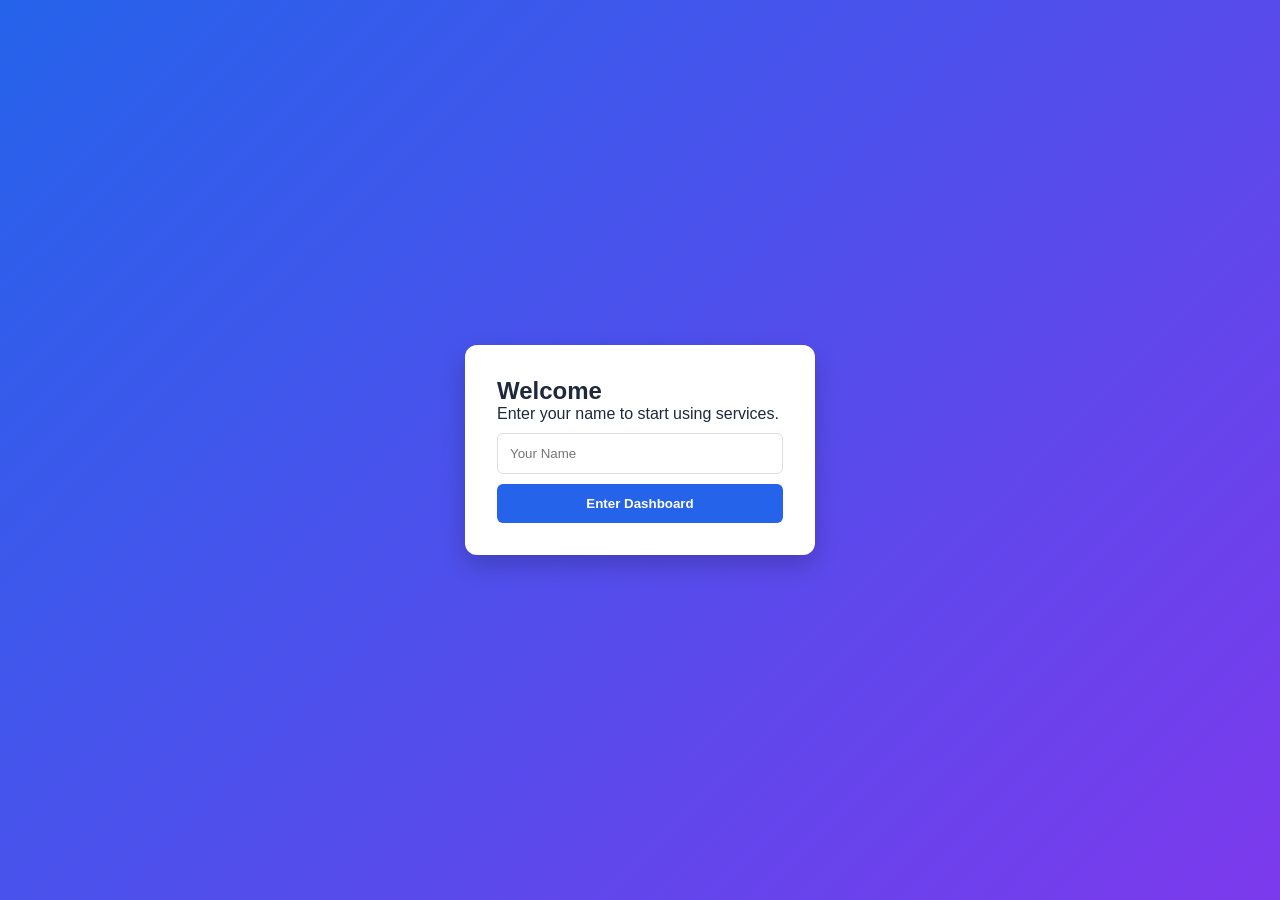
<file: index.html>
<!DOCTYPE html>
<html lang="en">
<head>
    <meta charset="UTF-8">
    <meta name="viewport" content="width=device-width, initial-scale=1.0">
    <title>ServiceHub | Instant Access</title>
    <style>
        :root {
            --primary: #2563eb;
            --success: #059669;
            --bg: #f8fafc;
            --card: #ffffff;
        }

        * { box-sizing: border-box; margin: 0; padding: 0; font-family: 'Inter', sans-serif; }
        body { background: var(--bg); color: #1e293b; }

        /* Auth Screen */
        #auth-screen {
            display: flex; justify-content: center; align-items: center;
            height: 100vh; background: linear-gradient(135deg, #2563eb, #7c3aed);
        }

        .auth-card {
            background: white; padding: 2rem; border-radius: 12px;
            box-shadow: 0 10px 25px rgba(0,0,0,0.2); width: 350px;
        }

        input {
            width: 100%; padding: 12px; margin: 10px 0;
            border: 1px solid #ddd; border-radius: 6px;
        }

        button {
            width: 100%; padding: 12px; border: none; border-radius: 6px;
            background: var(--primary); color: white; cursor: pointer; font-weight: bold;
        }

        /* Dashboard */
        #dashboard { display: none; padding: 20px; max-width: 1200px; margin: auto; }
        
        nav { display: flex; justify-content: space-between; align-items: center; margin-bottom: 30px; }

        .stats-grid {
            display: grid; grid-template-columns: repeat(auto-fit, minmax(200px, 1fr));
            gap: 20px; margin-bottom: 30px;
        }

        .stat-card {
            background: white; padding: 20px; border-radius: 10px;
            border-left: 5px solid var(--primary); box-shadow: 0 2px 4px rgba(0,0,0,0.05);
        }

        .services-grid {
            display: grid; grid-template-columns: repeat(auto-fit, minmax(300px, 1fr));
            gap: 20px;
        }

        .service-card {
            background: white; border-radius: 12px; overflow: hidden;
            box-shadow: 0 4px 6px rgba(0,0,0,0.05); border: 1px solid #e2e8f0;
        }

        .service-content { padding: 20px; }
        .tag { font-size: 0.75rem; background: #e0e7ff; color: #4338ca; padding: 4px 8px; border-radius: 12px; }

        .hidden { display: none !important; }
    </style>
</head>
<body>

    <!-- Authentication Layer -->
    <div id="auth-screen">
        <div class="auth-card">
            <h2>Welcome</h2>
            <p>Enter your name to start using services.</p>
            <input type="text" id="userName" placeholder="Your Name">
            <button onclick="login()">Enter Dashboard</button>
        </div>
    </div>

    <!-- Main Application Layer -->
    <div id="dashboard">
        <nav>
            <h2>ServiceHub</h2>
            <div>Hello, <span id="display-name">User</span>! | <button onclick="logout()" style="width:auto; padding: 5px 10px; background:#ef4444">Logout</button></div>
        </nav>

        <div class="stats-grid">
            <div class="stat-card">
                <h4>My Requests</h4>
                <p id="request-count">0</p>
            </div>
            <div class="stat-card" style="border-left-color: var(--success);">
                <h4>Active Services</h4>
                <p>12 Available</p>
            </div>
        </div>

        <h3>Available Services</h3>
        <br>
        <div class="services-grid" id="service-list">
            <!-- Services injected by JS -->
        </div>
    </div>

    <script>
        const services = [
            { id: 1, name: "Digital Health Card", cat: "Healthcare", desc: "Access your medical records instantly." },
            { id: 2, name: "E-Permit Portal", cat: "Government", desc: "Apply for construction or travel permits." },
            { id: 3, name: "Tax Filing 2026", cat: "Finance", desc: "Submit your digital tax returns securely." },
            { id: 4, name: "Smart Utility Pay", cat: "Utilities", desc: "Manage electricity and water bills." }
        ];

        // Core App Logic
        function login() {
            const name = document.getElementById('userName').value;
            if (!name) return alert("Please enter a name");
            
            localStorage.setItem('serviceUser', name);
            renderDashboard();
        }

        function logout() {
            localStorage.removeItem('serviceUser');
            location.reload();
        }

        function applyService(serviceName) {
            let requests = JSON.parse(localStorage.getItem('myRequests') || "[]");
            requests.push({ name: serviceName, date: new Date().toLocaleDateString() });
            localStorage.setItem('myRequests', JSON.stringify(requests));
            alert(`Application for ${serviceName} submitted!`);
            renderDashboard();
        }

        function renderDashboard() {
            const user = localStorage.getItem('serviceUser');
            if (!user) return;

            document.getElementById('auth-screen').classList.add('hidden');
            document.getElementById('dashboard').style.display = 'block';
            document.getElementById('display-name').innerText = user;

            // Load Requests count
            const requests = JSON.parse(localStorage.getItem('myRequests') || "[]");
            document.getElementById('request-count').innerText = requests.length;

            // Render Services
            const list = document.getElementById('service-list');
            list.innerHTML = services.map(s => `
                <div class="service-card">
                    <div class="service-content">
                        <span class="tag">${s.cat}</span>
                        <h3 style="margin: 10px 0">${s.name}</h3>
                        <p style="color: #64748b; margin-bottom: 15px">${s.desc}</p>
                        <button onclick="applyService('${s.name}')">Launch Service</button>
                    </div>
                </div>
            `).join('');
        }

        // Check if user is already logged in on page load
        window.onload = renderDashboard;
    </script>
</body>
</html>
</file>
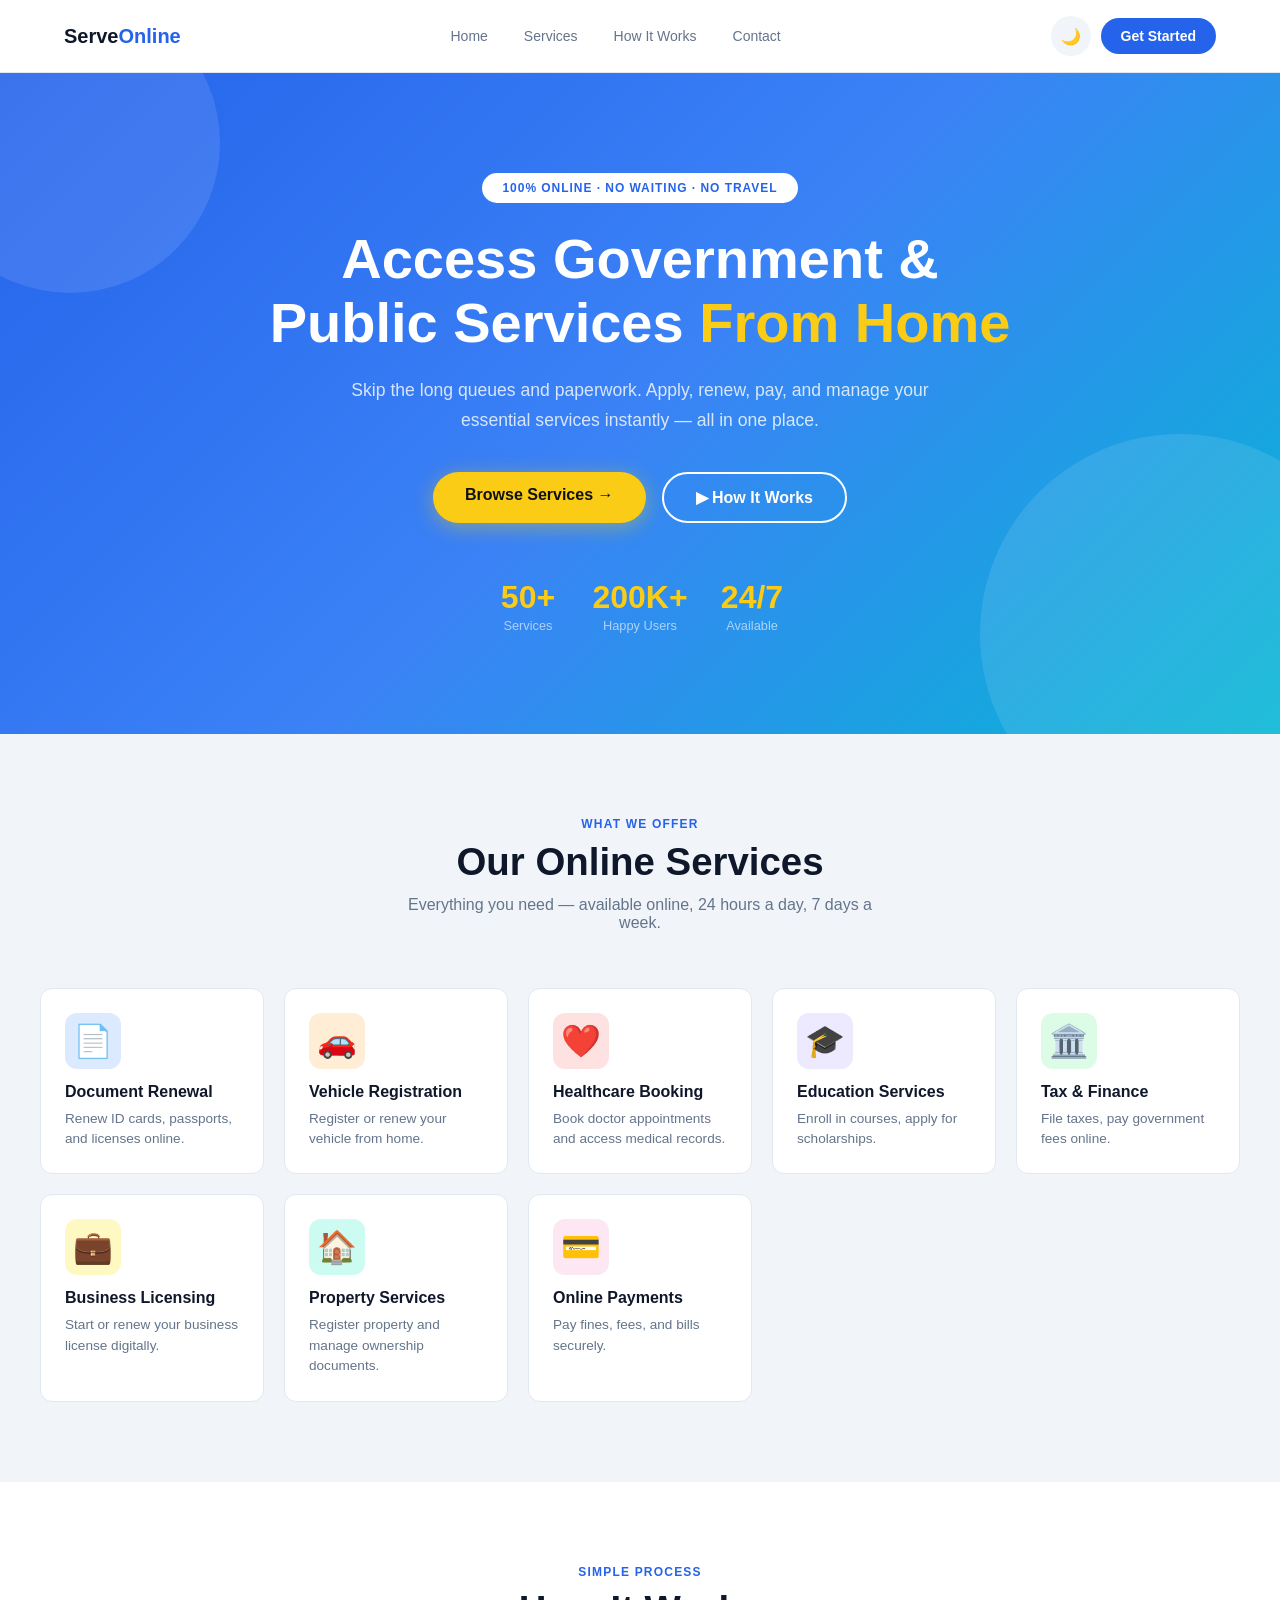
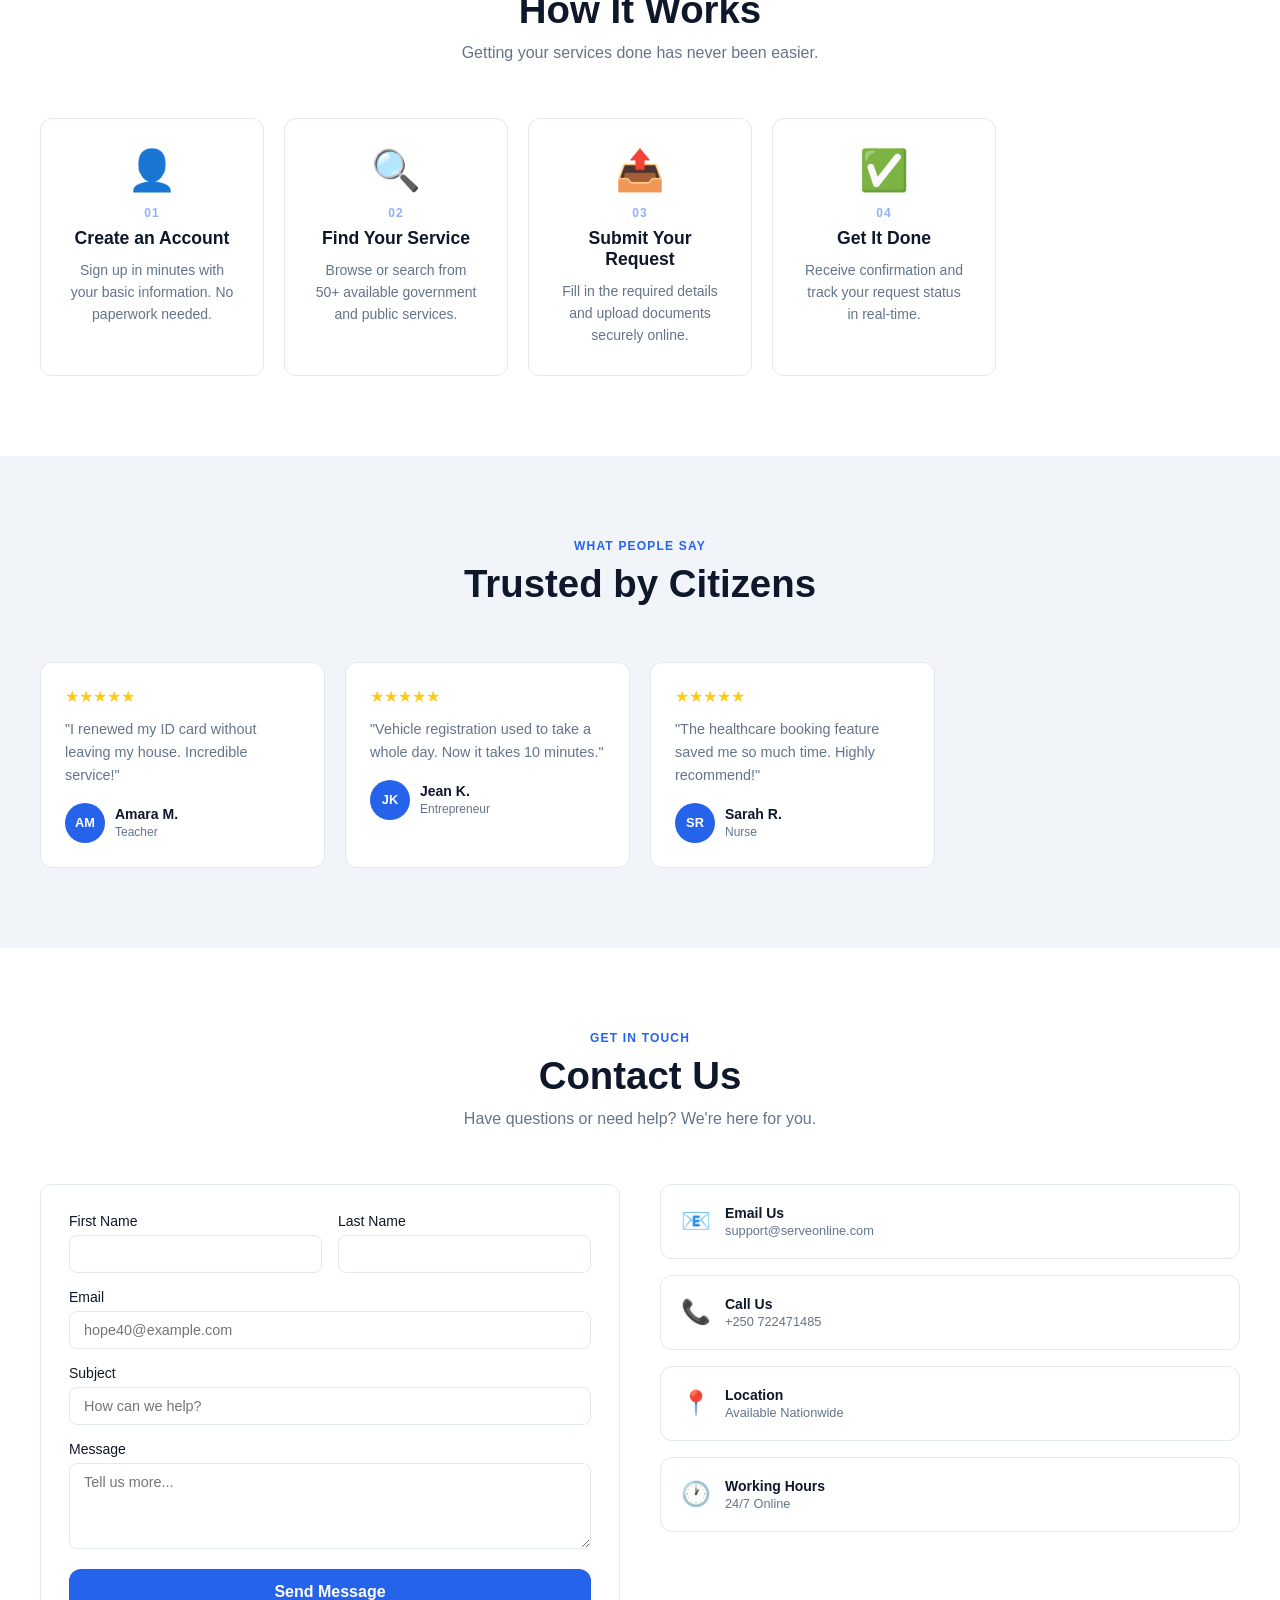
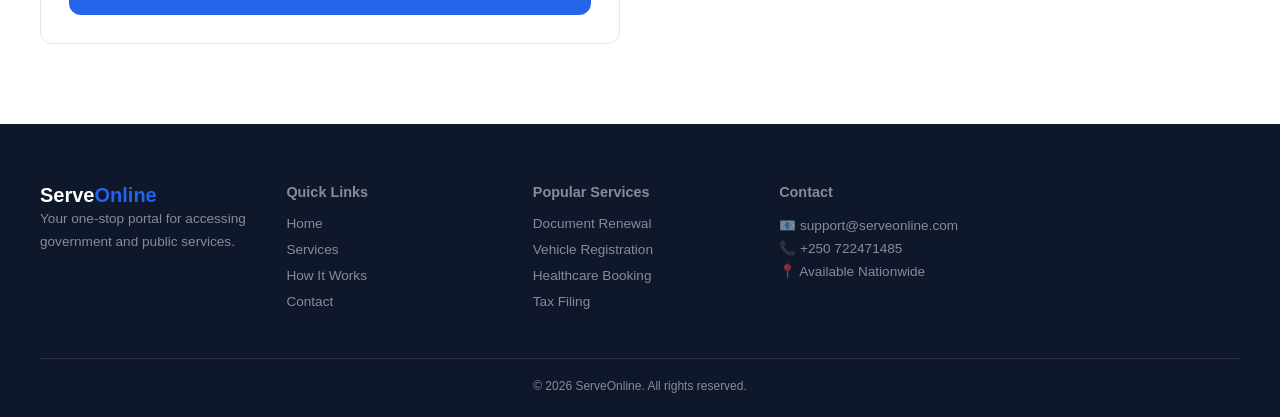
<file: app.html>
<!DOCTYPE html>
<html lang="en">
<head>
  <meta charset="UTF-8" />
  <meta name="viewport" content="width=device-width, initial-scale=1.0"/>
  <title>ServeOnline</title>
<link rel="stylesheet" href="app.css">
  <link href__="https://fonts.googleapis.com/css2?family=Inter:wght@400;500;600;700;800;900&display=swap" rel="stylesheet"/>
</head>
<body>

  <!-- NAVBAR -->
  <nav class="navbar" id="navbar">
    <div class="nav-container">
      <a href__="#" class="logo">Serve<span>Online</span></a>
      <ul class="nav-links" id="navLinks">
        <li><a href__="#home" class="active">Home</a></li>
        <li><a href__="#services">Services</a></li>
        <li><a href__="#how-it-works">How It Works</a></li>
        <li><a href__="#contact">Contact</a></li>
      </ul>
      <div class="nav-actions">
        <button id="themeToggle" class="theme-btn">🌙</button>
        <a href__="#services" class="btn-primary">Get Started</a>
        <button class="hamburger" id="hamburger">☰</button>
      </div>
    </div>
  </nav>

  <!-- HERO -->
  <section class="hero" id="home">
    <div class="hero-bg-circle c1"></div>
    <div class="hero-bg-circle c2"></div>
    <div class="hero-content">
      <span class="badge">100% Online · No Waiting · No Travel</span>
      <h1>Access Government &amp;<br/>Public Services <span class="accent">From Home</span></h1>
      <p>Skip the long queues and paperwork. Apply, renew, pay, and manage your essential services instantly — all in one place.</p>
      <div class="hero-btns">
        <a href__="#services" class="btn-accent">Browse Services →</a>
        <a href__="#how-it-works" class="btn-outline">▶ How It Works</a>
      </div>
      <div class="stats">
        <div><strong>50+</strong><span>Services</span></div>
        <div><strong>200K+</strong><span>Happy Users</span></div>
        <div><strong>24/7</strong><span>Available</span></div>
      </div>
    </div>
  </section>

  <!-- SERVICES -->
  <section class="section bg-muted" id="services">
    <div class="container">
      <div class="section-header">
        <span class="label">What We Offer</span>
        <h2>Our Online Services</h2>
        <p>Everything you need — available online, 24 hours a day, 7 days a week.</p>
      </div>
      <div class="services-grid" id="servicesGrid"></div>
    </div>
  </section>

  <!-- HOW IT WORKS -->
  <section class="section" id="how-it-works">
    <div class="container">
      <div class="section-header">
        <span class="label">Simple Process</span>
        <h2>How It Works</h2>
        <p>Getting your services done has never been easier.</p>
      </div>
      <div class="steps-grid">
        <div class="step-card">
          <div class="step-icon">👤</div>
          <div class="step-num">01</div>
          <h3>Create an Account</h3>
          <p>Sign up in minutes with your basic information. No paperwork needed.</p>
        </div>
        <div class="step-card">
          <div class="step-icon">🔍</div>
          <div class="step-num">02</div>
          <h3>Find Your Service</h3>
          <p>Browse or search from 50+ available government and public services.</p>
        </div>
        <div class="step-card">
          <div class="step-icon">📤</div>
          <div class="step-num">03</div>
          <h3>Submit Your Request</h3>
          <p>Fill in the required details and upload documents securely online.</p>
        </div>
        <div class="step-card">
          <div class="step-icon">✅</div>
          <div class="step-num">04</div>
          <h3>Get It Done</h3>
          <p>Receive confirmation and track your request status in real-time.</p>
        </div>
      </div>
    </div>
  </section>

  <!-- TESTIMONIALS -->
  <section class="section bg-muted" id="testimonials">
    <div class="container">
      <div class="section-header">
        <span class="label">What People Say</span>
        <h2>Trusted by Citizens</h2>
      </div>
      <div class="testimonials-grid">
        <div class="testimonial-card">
          <div class="stars">★★★★★</div>
          <p>"I renewed my ID card without leaving my house. Incredible service!"</p>
          <div class="author"><div class="avatar">AM</div><div><strong>Amara M.</strong><span>Teacher</span></div></div>
        </div>
        <div class="testimonial-card">
          <div class="stars">★★★★★</div>
          <p>"Vehicle registration used to take a whole day. Now it takes 10 minutes."</p>
          <div class="author"><div class="avatar">JK</div><div><strong>Jean K.</strong><span>Entrepreneur</span></div></div>
        </div>
        <div class="testimonial-card">
          <div class="stars">★★★★★</div>
          <p>"The healthcare booking feature saved me so much time. Highly recommend!"</p>
          <div class="author"><div class="avatar">SR</div><div><strong>Sarah R.</strong><span>Nurse</span></div></div>
        </div>
      </div>
    </div>
  </section>

  <!-- CONTACT -->
  <section class="section" id="contact">
    <div class="container">
      <div class="section-header">
        <span class="label">Get In Touch</span>
        <h2>Contact Us</h2>
        <p>Have questions or need help? We're here for you.</p>
      </div>
      <div class="contact-grid">
        <form class="contact-form" id="contactForm">
          <div class="form-row">
            <div class="form-group"><label>First Name</label><input type="text" required placeholder=""/></div>
            <div class="form-group"><label>Last Name</label><input type="text" required placeholder=""/></div>
          </div>
          <div class="form-group"><label>Email</label><input type="email" required placeholder="hope40@example.com"/></div>
          <div class="form-group"><label>Subject</label><input type="text" required placeholder="How can we help?"/></div>
          <div class="form-group"><label>Message</label><textarea rows="4" required placeholder="Tell us more..."></textarea></div>
          <button type="submit" class="btn-primary full">Send Message</button>
        </form>
        <div class="contact-info">
          <div class="info-card"><span>📧</span><div><strong>Email Us</strong><p>support@serveonline.com</p></div></div>
          <div class="info-card"><span>📞</span><div><strong>Call Us</strong><p>+250 722471485</p></div></div>
          <div class="info-card"><span>📍</span><div><strong>Location</strong><p>Available Nationwide</p></div></div>
          <div class="info-card"><span>🕐</span><div><strong>Working Hours</strong><p>24/7 Online</p></div></div>
        </div>
      </div>
    </div>
  </section>

  <!-- FOOTER -->
  <footer class="footer">
    <div class="container">
      <div class="footer-grid">
        <div>
          <div class="logo" style="color:white">Serve<span>Online</span></div>
          <p>Your one-stop portal for accessing government and public services.</p>
        </div>
        <div>
          <h4>Quick Links</h4>
          <ul>
            <li><a href__="#home">Home</a></li>
            <li><a href__="#services">Services</a></li>
            <li><a href__="#how-it-works">How It Works</a></li>
            <li><a href__="#contact">Contact</a></li>
          </ul>
        </div>
        <div>
          <h4>Popular Services</h4>
          <ul>
            <li><a href__="#services">Document Renewal</a></li>
            <li><a href__="#services">Vehicle Registration</a></li>
            <li><a href__="#services">Healthcare Booking</a></li>
            <li><a href__="#services">Tax Filing</a></li>
          </ul>
        </div>
        <div>
          <h4>Contact</h4>
          <p>📧 support@serveonline.com</p>
          <p>📞 +250 722471485</p>
          <p>📍 Available Nationwide</p>
        </div>
      </div>
      <div class="footer-bottom">© 2026 ServeOnline. All rights reserved.</div>
    </div>
  </footer>

  <!-- SERVICE MODAL -->
  <div class="modal-overlay" id="modalOverlay">
    <div class="modal" id="modal">
      <div class="modal-header">
        <div class="modal-title">
          <div class="modal-icon" id="modalIcon"></div>
          <h3 id="modalServiceTitle"></h3>
        </div>
        <button class="modal-close" id="modalClose">✕</button>
      </div>
      <div class="modal-body">
        <p id="modalDesc"></p>
        <form id="modalForm">
          <div class="form-group"><label>Full Name</label><input type="text" required placeholder="Enter your full name"/></div>
          <div class="form-group"><label>Email Address</label><input type="email" required placeholder="Enter your email"/></div>
          <div class="form-group"><label>National ID / Reference Number</label><input type="text" required placeholder="Enter your ID number"/></div>
          <div class="form-group"><label>Additional Notes (Optional)</label><textarea rows="3" placeholder="Any additional information..."></textarea></div>
          <div class="secure-notice">🔒 Your information is encrypted and stored securely.</div>
          <button type="submit" class="btn-primary full">Submit Request</button>
        </form>
        <div class="modal-success" id="modalSuccess" style="display:none">
          <div class="success-icon">✅</div>
          <h3>Request Submitted!</h3>
          <p>We'll process your request shortly.</p>
        </div>
      </div>
    </div>
  </div>

  <div id="toast" class="toast"></div>

  <script src="app.js"></script>
  </body>
</html>
</file>
<file: app.css>
*, *::before, *::after { box-sizing: border-box; margin: 0; padding: 0; }

:root {
  --primary: #2563eb;
  --primary-fg: #ffffff;
  --accent: #facc15;
  --accent-fg: #111;
  --bg: #ffffff;
  --fg: #0f172a;
  --muted: #f1f5f9;
  --muted-fg: #64748b;
  --card: #ffffff;
  --border: #e2e8f0;
  --radius: 12px;
  --font: 'Inter', sans-serif;
}

body.dark {
  --bg: #0b0f1c;
  --fg: #e2e8f0;
  --muted: #131929;
  --muted-fg: #94a3b8;
  --card: #111827;
  --border: #1e293b;
  --primary: #3b82f6;
}

body { font-family: var(--font); background: var(--bg); color: var(--fg); transition: background 0.3s, color 0.3s; }

a { text-decoration: none; color: inherit; }
ul { list-style: none; }
input, textarea, button { font-family: var(--font); }

/* NAVBAR */
.navbar { position: sticky; top: 0; z-index: 100; background: rgba(255,255,255,0.85); backdrop-filter: blur(12px); border-bottom: 1px solid var(--border); transition: background 0.3s; cursor: pointer;}
body.dark .navbar { background: rgba(11,15,28,0.85); }
.nav-container { max-width: 1200px; margin: auto; padding: 16px 24px; display: flex; align-items: center; justify-content: space-between; gap: 16px; }
.logo { font-size: 1.25rem; font-weight: 900; color: var(--fg); }
.logo span { color: var(--primary); }
.nav-links { display: flex; gap: 4px; }
.nav-links a { padding: 8px 16px; border-radius: 999px; font-size: 0.875rem; font-weight: 500; color: var(--muted-fg); transition: all 0.2s; }
.nav-links a:hover, .nav-links a.active { background: var(--primary); color: #fff; }
.nav-actions { display: flex; align-items: center; gap: 10px; }
.theme-btn { background: var(--muted); border: none; width: 40px; height: 40px; border-radius: 999px; font-size: 1rem; cursor: pointer; }
.btn-primary { background: var(--primary); color: #fff; padding: 10px 20px; border-radius: 999px; font-size: 0.875rem; font-weight: 600; border: none; cursor: pointer; transition: opacity 0.2s; }
.btn-primary:hover { opacity: 0.88; }
.btn-primary.full { width: 100%; padding: 14px; font-size: 1rem; font-weight: 700; border-radius: var(--radius); }
.hamburger { display: none; background: var(--muted); border: none; width: 40px; height: 40px; border-radius: 999px; font-size: 1.2rem; cursor: pointer; color: var(--fg); }
@media (max-width: 768px) {
  .nav-links { display: none; flex-direction: column; position: absolute; top: 70px; left: 0; right: 0; background: var(--bg); border-bottom: 1px solid var(--border); padding: 16px 24px; gap: 8px; }
  .nav-links.open { display: flex; }
  .hamburger { display: flex; align-items: center; justify-content: center; }
  .btn-primary:not(.full) { display: none; }
}

/* HERO */
.hero { position: relative; overflow: hidden; background: linear-gradient(135deg, #2563eb, #3b82f6, #06b6d4); color: #fff; padding: 100px 24px; text-align: center; }
.hero-bg-circle { position: absolute; border-radius: 50%; background: rgba(255,255,255,0.1); }
.c1 { width: 300px; height: 300px; top: -80px; left: -80px; }
.c2 { width: 400px; height: 400px; bottom: -100px; right: -100px; }
.hero-content { position: relative; max-width: 800px; margin: auto; }
.badge { display: inline-block; background: #fff; color: var(--primary); font-size: 0.75rem; font-weight: 700; padding: 8px 20px; border-radius: 999px; text-transform: uppercase; letter-spacing: 0.08em; margin-bottom: 24px; }
.hero h1 { font-size: clamp(2rem, 5vw, 3.5rem); font-weight: 900; line-height: 1.15; margin-bottom: 20px; }
.hero h1 .accent { color: var(--accent); }
.hero p { font-size: 1.1rem; color: rgba(255,255,255,0.8); max-width: 580px; margin: 0 auto 36px; line-height: 1.7; }
.hero-btns { display: flex; flex-wrap: wrap; gap: 16px; justify-content: center; margin-bottom: 56px; }
.btn-accent { background: var(--accent); color: var(--accent-fg); font-weight: 700; padding: 14px 32px; border-radius: 999px; font-size: 1rem; transition: filter 0.2s; box-shadow: 0 4px 20px rgba(250,204,21,0.4); }
.btn-accent:hover { filter: brightness(1.1); }
.btn-outline { border: 2px solid #fff; color: #fff; font-weight: 700; padding: 14px 32px; border-radius: 999px; font-size: 1rem; transition: all 0.2s; }
.btn-outline:hover { background: #fff; color: var(--primary); }
.stats { display: grid; grid-template-columns: repeat(3, 1fr); gap: 16px; max-width: 320px; margin: auto; }
.stats div { text-align: center; }
.stats strong { display: block; font-size: 2rem; font-weight: 900; color: var(--accent); }
.stats span { font-size: 0.8rem; color: rgba(255,255,255,0.6); }

/* SECTIONS */
.section { padding: 80px 24px; }
.bg-muted { background: var(--muted); }
.container { max-width: 1200px; margin: auto; }
.section-header { text-align: center; margin-bottom: 56px; }
.label { font-size: 0.75rem; font-weight: 700; color: var(--primary); text-transform: uppercase; letter-spacing: 0.1em; }
.section-header h2 { font-size: clamp(1.75rem, 3vw, 2.5rem); font-weight: 900; margin: 8px 0 12px; }
.section-header p { color: var(--muted-fg); max-width: 500px; margin: auto; }

/* SERVICES */
.services-grid { display: grid; grid-template-columns: repeat(auto-fill, minmax(220px, 1fr)); gap: 20px; }
.service-card { background: var(--card); border: 1px solid var(--border); border-radius: var(--radius); padding: 24px; cursor: pointer; transition: transform 0.2s, box-shadow 0.2s; }
.service-card:hover { transform: translateY(-4px); box-shadow: 0 12px 40px rgba(0,0,0,0.1); }
.service-card .icon { font-size: 2rem; width: 56px; height: 56px; border-radius: 12px; display: flex; align-items: center; justify-content: center; margin-bottom: 14px; }
.service-card h3 { font-size: 1rem; font-weight: 700; margin-bottom: 8px; }
.service-card p { font-size: 0.85rem; color: var(--muted-fg); line-height: 1.5; }

/* STEPS */
.steps-grid { display: grid; grid-template-columns: repeat(auto-fill, minmax(220px, 1fr)); gap: 20px; }
.step-card { background: var(--card); border: 1px solid var(--border); border-radius: var(--radius); padding: 28px; text-align: center; }
.step-card .step-icon { font-size: 2.5rem; margin-bottom: 12px; }
.step-card .step-num { font-size: 0.75rem; font-weight: 700; color: var(--primary); opacity: 0.5; letter-spacing: 0.1em; margin-bottom: 8px; }
.step-card h3 { font-size: 1.1rem; font-weight: 700; margin-bottom: 10px; }
.step-card p { font-size: 0.875rem; color: var(--muted-fg); line-height: 1.6; }

/* TESTIMONIALS */
.testimonials-grid { display: grid; grid-template-columns: repeat(auto-fill, minmax(260px, 1fr)); gap: 20px; }
.testimonial-card { background: var(--card); border: 1px solid var(--border); border-radius: var(--radius); padding: 24px; }
.stars { color: #facc15; font-size: 1rem; margin-bottom: 12px; }
.testimonial-card > p { font-size: 0.9rem; color: var(--muted-fg); line-height: 1.6; margin-bottom: 16px; }
.author { display: flex; align-items: center; gap: 10px; }
.avatar { width: 40px; height: 40px; border-radius: 50%; background: var(--primary); color: #fff; font-weight: 700; font-size: 0.8rem; display: flex; align-items: center; justify-content: center; flex-shrink: 0; }
.author strong { display: block; font-size: 0.875rem; }
.author span { font-size: 0.75rem; color: var(--muted-fg); }

/* CONTACT */
.contact-grid { display: grid; grid-template-columns: 1fr 1fr; gap: 40px; }
@media (max-width: 768px) { .contact-grid { grid-template-columns: 1fr; } }
.contact-form { background: var(--card); border: 1px solid var(--border); border-radius: var(--radius); padding: 28px; }
.form-row { display: grid; grid-template-columns: 1fr 1fr; gap: 16px; }
@media (max-width: 480px) { .form-row { grid-template-columns: 1fr; } }
.form-group { margin-bottom: 16px; }
.form-group label { display: block; font-size: 0.875rem; font-weight: 500; margin-bottom: 6px; }
.form-group input, .form-group textarea { width: 100%; padding: 10px 14px; border: 1px solid var(--border); border-radius: 8px; background: var(--bg); color: var(--fg); font-size: 0.9rem; transition: border-color 0.2s; }
.form-group input:focus, .form-group textarea:focus { outline: none; border-color: var(--primary); }
.contact-info { display: flex; flex-direction: column; gap: 16px; }
.info-card { background: var(--card); border: 1px solid var(--border); border-radius: var(--radius); padding: 20px; display: flex; gap: 14px; align-items: center; }
.info-card span { font-size: 1.5rem; }
.info-card strong { display: block; font-size: 0.875rem; font-weight: 600; }
.info-card p { font-size: 0.8rem; color: var(--muted-fg); margin-top: 2px; }

/* FOOTER */
.footer { background: var(--fg); color: rgba(255,255,255,0.5); padding: 60px 24px 24px; }
.footer-grid { display: grid; grid-template-columns: repeat(auto-fill, minmax(180px, 1fr)); gap: 32px; margin-bottom: 40px; }
.footer h4 { font-size: 0.9rem; margin-bottom: 14px; }
.footer ul li { margin-bottom: 8px; }
.footer ul li a { font-size: 0.85rem; color: rgba(255,255,255,0.5); transition: color 0.2s;cursor: pointer; }
.footer ul li a:hover { color: var(--primary); }
.footer p { font-size: 0.85rem; line-height: 1.7; }
.footer-bottom { border-top: 1px solid rgba(255,255,255,0.1); padding-top: 20px; text-align: center; font-size: 0.75rem; }

/* MODAL */
.modal-overlay { display: none; position: fixed; inset: 0; z-index: 200; background: rgba(0,0,0,0.5); backdrop-filter: blur(4px); align-items: center; justify-content: center; padding: 16px; }
.modal-overlay.open { display: flex; }
.modal { background: var(--card); border-radius: 20px; width: 100%; max-width: 440px; max-height: 90vh; overflow-y: auto; box-shadow: 0 24px 60px rgba(0,0,0,0.2); }
.modal-header { display: flex; align-items: center; justify-content: space-between; padding: 20px 24px; border-bottom: 1px solid var(--border); }
.modal-title { display: flex; align-items: center; gap: 12px; }
.modal-icon { width: 40px; height: 40px; border-radius: 10px; display: flex; align-items: center; justify-content: center; font-size: 1.2rem; background: var(--muted); }
.modal-title h3 { font-size: 1rem; font-weight: 700; }
.modal-close { width: 32px; height: 32px; border-radius: 50%; border: none; background: var(--muted); cursor: pointer; font-size: 1rem; color: var(--muted-fg); }
.modal-body { padding: 24px; }
.modal-body > p { font-size: 0.875rem; color: var(--muted-fg); margin-bottom: 20px; }
.secure-notice { background: var(--muted); border-radius: 10px; padding: 10px 14px; font-size: 0.8rem; color: var(--muted-fg); margin-bottom: 16px; }
.modal-success { text-align: center; padding: 20px; }
.success-icon { font-size: 4rem; margin-bottom: 16px; }
.modal-success h3 { font-size: 1.25rem; font-weight: 700; margin-bottom: 8px; }
.modal-success p { color: var(--muted-fg); }

/* TOAST */
.toast { position: fixed; bottom: 24px; right: 24px; background: #22c55e; color: #fff; padding: 12px 20px; border-radius: 10px; font-size: 0.875rem; font-weight: 600; opacity: 0; transition: opacity 0.3s; z-index: 999; pointer-events: none; }
.toast.show { opacity: 1; }
</file>
